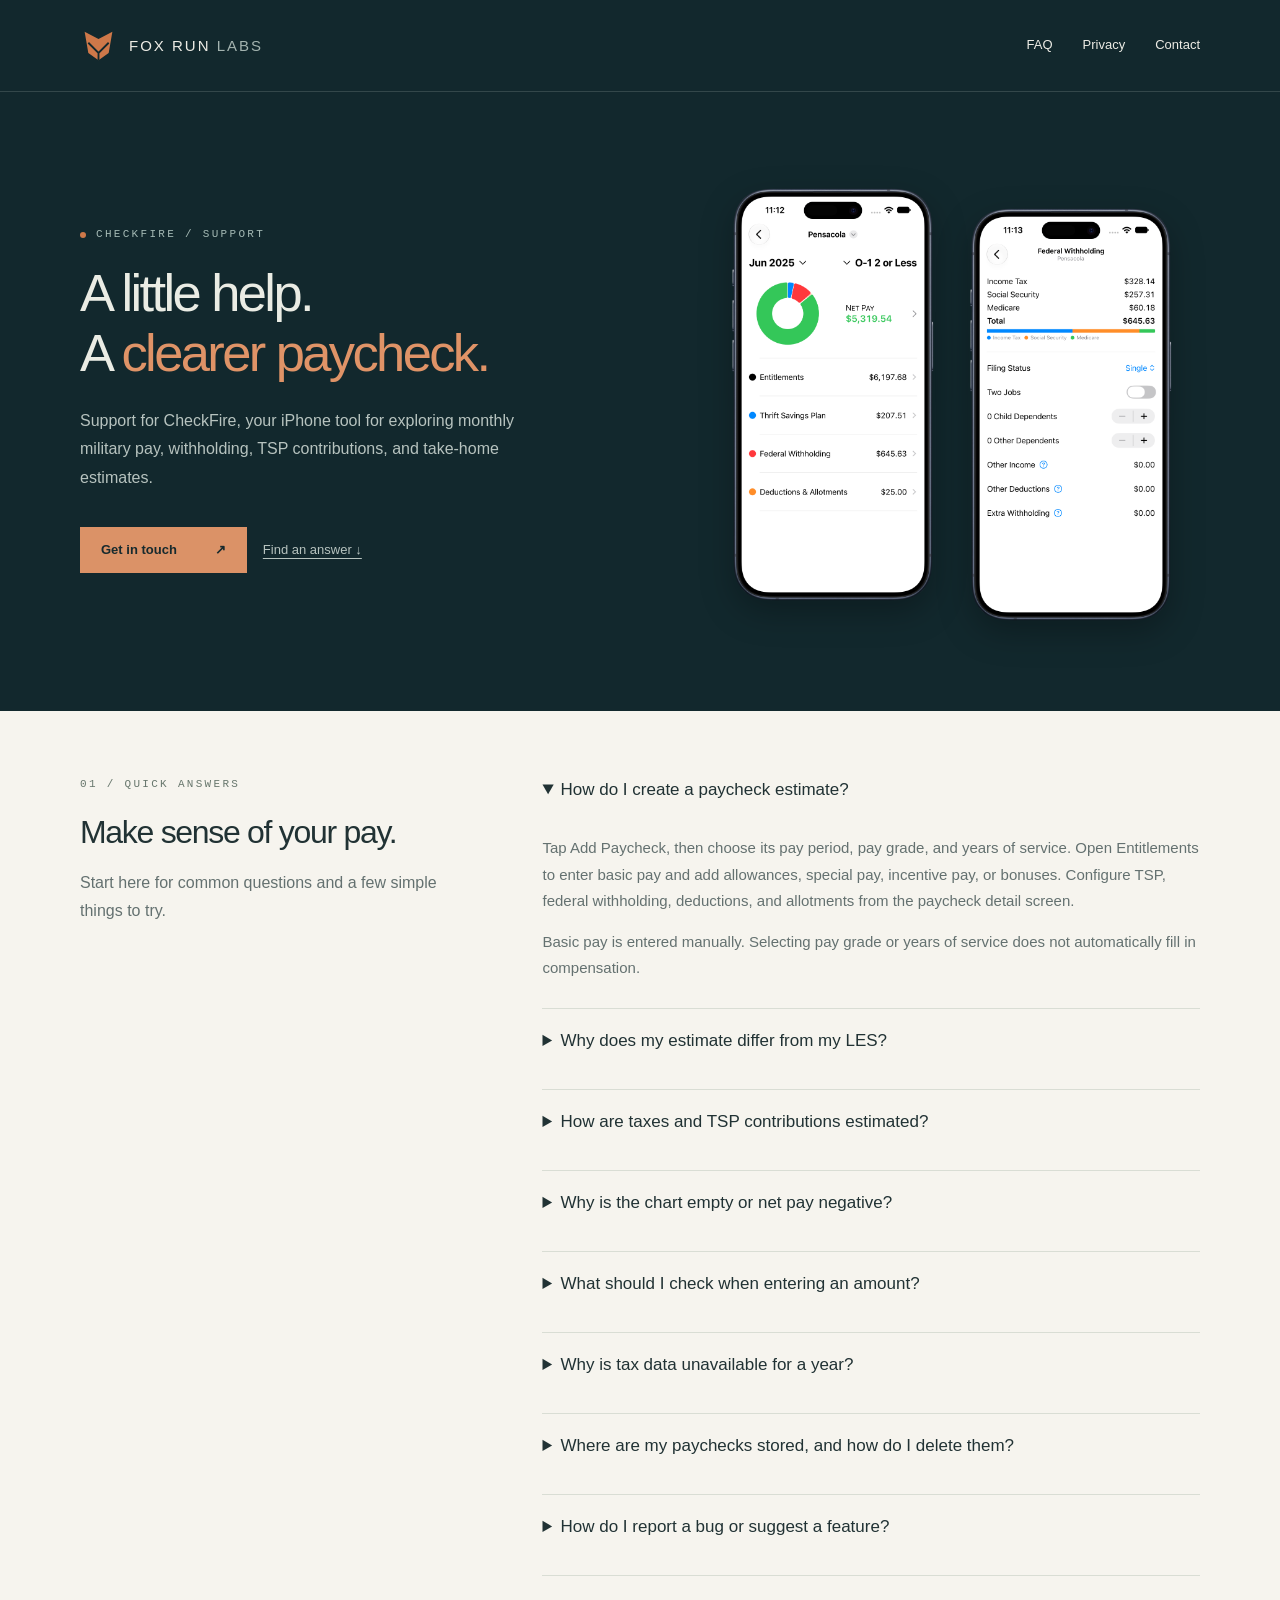
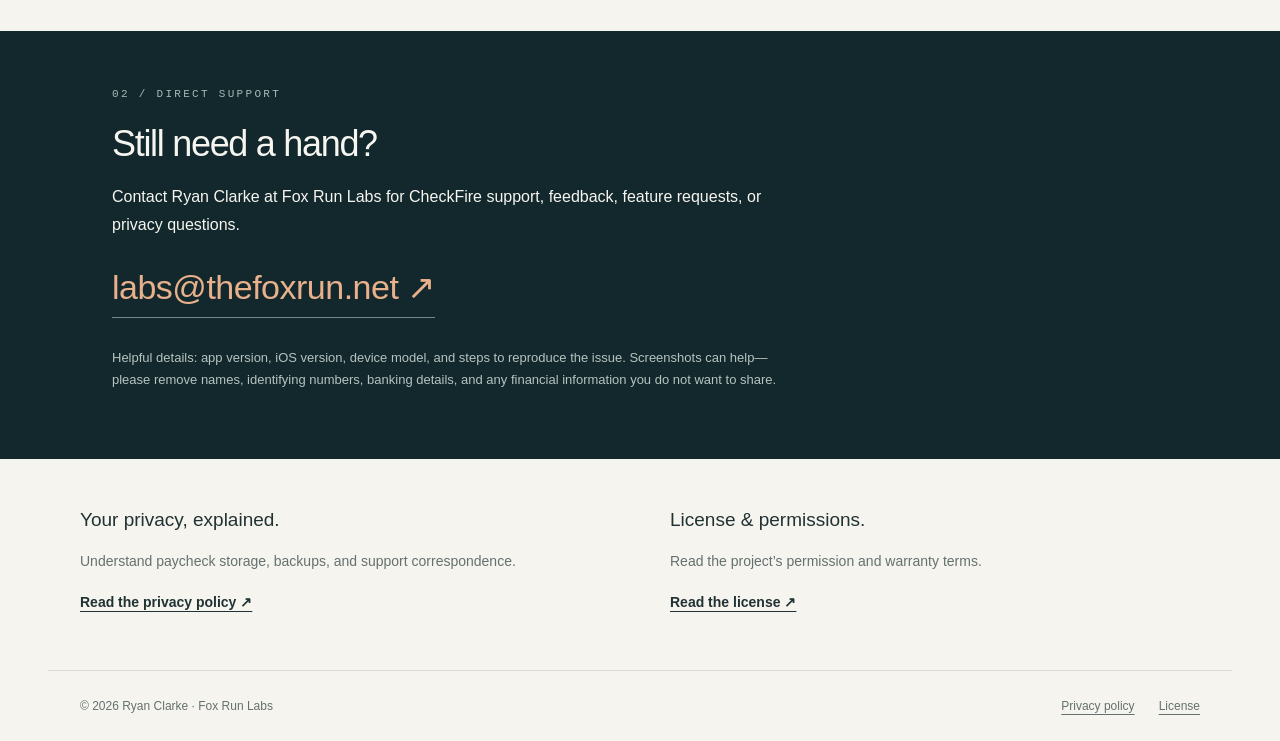
<file: docs/index.html>
<!doctype html>
<html lang="en">

<head>
    <meta charset="utf-8">
    <meta name="viewport" content="width=device-width, initial-scale=1">
    <title>Support · CheckFire</title>
    <meta name="description"
        content="CheckFire for iOS — support, troubleshooting, privacy and license information from Fox Run Labs.">
    <meta name="theme-color" content="#12282d">
    <link rel="stylesheet" href="styles.css">
    <link rel="icon" href="images/favicon.svg" type="image/svg+xml">
</head>

<body><a class="skip" href="#main">Skip to content</a>
    <header><a class="brand" href="https://labs.thefoxrun.net/" aria-label="Fox Run Labs home"><svg viewBox="0 0 40 40"
                aria-hidden="true">
                <path d="M5 5l15 8L35 5l-4 23-11 8L9 28z" />
                <path class="foxline" d="M9 17l11 11 11-11M20 28v8" />
            </svg><span>FOX RUN <b>LABS</b></span></a>
        <nav aria-label="Main navigation"><a href="./#help">FAQ</a><a href="privacy.html">Privacy</a><a
                href="./#contact">Contact</a></nav>
    </header>
    <main id="main">
        <section class="hero">
            <div>
                <p class="eyebrow">CHECKFIRE / SUPPORT</p>
                <h1>A little help.<br>A <em>clearer paycheck.</em></h1>
                <p class="intro">Support for CheckFire, your iPhone tool for exploring monthly military pay,
                    withholding, TSP contributions, and take-home estimates.</p><a class="button" href="#contact">Get in
                    touch <span aria-hidden="true">↗</span></a><a class="textlink" href="#help">Find an answer ↓</a>
            </div>
            <div class="app-screenshots" aria-label="CheckFire app screenshots"><img src="images/paycheck-detail.png"
                    alt="CheckFire paycheck detail screen with a compensation breakdown and estimated net pay"><img
                    src="images/federal-withholding.png"
                    alt="CheckFire federal withholding screen with tax estimates and W-4 selections"></div>
        </section>
        <section class="help" id="help">
            <div class="section-heading">
                <p class="eyebrow">01 / QUICK ANSWERS</p>
                <h2>Make sense of your pay.</h2>
                <p>Start here for common questions and a few simple things to try.</p>
            </div>
            <div class="questions">
                <details open>
                    <summary>How do I create a paycheck estimate?</summary>
                    <p>Tap Add Paycheck, then choose its pay period, pay grade, and years of service. Open Entitlements
                        to enter basic pay and add allowances, special pay, incentive pay, or bonuses. Configure TSP,
                        federal withholding, deductions, and allotments from the paycheck detail screen.</p>
                    <p>Basic pay is entered manually. Selecting pay grade or years of service does not automatically
                        fill in compensation.</p>
                </details>
                <details>
                    <summary>Why does my estimate differ from my LES?</summary>
                    <p>Check your pay period, basic pay, entitlement categories, W-4 selections, TSP percentages,
                        deductions, and allotments against your Leave and Earnings Statement (LES). CheckFire models
                        monthly amounts, not an individual midmonth or end-of-month payment.</p>
                    <p>CheckFire is an estimator. Year-to-date limits, payroll adjustments, eligibility rules, and other
                        factors outside its scope can cause differences. Confirm actual compensation using official pay
                        records.</p>
                </details>
                <details>
                    <summary>How are taxes and TSP contributions estimated?</summary>
                    <p>Federal withholding uses the selected year’s bundled tables and your withholding selections.
                        Traditional TSP reduces modeled federal taxable wages; Roth TSP does not. Under CheckFire’s
                        calculation model, only basic pay is used for Social Security and Medicare.</p>
                    <p>Social Security estimates do not apply the annual wage limit. Medicare estimates do not include
                        Additional Medicare withholding. TSP calculations do not enforce annual contribution or catch-up
                        limits. CheckFire does not calculate your final annual tax liability.</p>
                </details>
                <details>
                    <summary>Why is the chart empty or net pay negative?</summary>
                    <p>A new paycheck starts with zero basic pay. Open Entitlements and enter compensation to see a
                        breakdown. If taxes, TSP contributions, deductions, and allotments together exceed entitlements,
                        net pay can be negative; the app shows an alternate summary instead of a sector chart.</p>
                </details>
                <details>
                    <summary>What should I check when entering an amount?</summary>
                    <p>Use a nonnegative amount and your device’s decimal separator. Finish editing with the keyboard’s
                        Done button, then check the displayed amount. Committed currency values are rounded to cents.
                        Correct any validation message before leaving the screen.</p>
                </details>
                <details>
                    <summary>Why is tax data unavailable for a year?</summary>
                    <p>Tax tables are bundled with the app. The current source includes 2023–2026; older installed
                        versions may include fewer years. Choose a supported year or check for an app update. These
                        estimates are not a substitute for preparing a tax return.</p>
                </details>
                <details>
                    <summary>Where are my paychecks stored, and how do I delete them?</summary>
                    <p>Scenarios are saved locally on your device. Delete individual scenarios or use Settings → Delete
                        All Data. The developer cannot retrieve your saved paychecks. Deleting the app removes local
                        data; offloading may retain it. Device backups may also contain saved information. Read the <a
                            href="privacy.html">privacy policy</a> for details.</p>
                </details>
                <details>
                    <summary>How do I report a bug or suggest a feature?</summary>
                    <p>Email <a href="mailto:labs@thefoxrun.net?subject=CheckFire%20feedback">labs@thefoxrun.net</a> or
                        <a href="https://github.com/foxrunlabs/checkfire/issues">open a GitHub issue</a>. Include the
                        app version, iOS version, device model, reproduction steps, and expected behavior. For
                        calculation issues, include the tax year and an anonymized example.</p>
                    <p>GitHub issues are public. Do not post an unredacted LES, Social Security number, banking
                        information, or other sensitive details.</p>
                </details>
            </div>
        </section>
        <section class="contact" id="contact">
            <p class="eyebrow">02 / DIRECT SUPPORT</p>
            <h2>Still need a hand?</h2>
            <p>Contact Ryan Clarke at Fox Run Labs for CheckFire support, feedback, feature requests, or privacy
                questions.
            </p><a class="email" href="mailto:labs@thefoxrun.net?subject=CheckFire%20support">labs@thefoxrun.net <span
                    aria-hidden="true">↗</span></a>
            <p class="small">Helpful details: app version, iOS version, device model, and steps to reproduce the issue.
                Screenshots can help—please remove names, identifying numbers, banking details, and any financial
                information you do not want to share.</p>
        </section>
        <section class="resources">
            <div>
                <h3>Your privacy, explained.</h3>
                <p>Understand paycheck storage, backups, and support correspondence.</p><a href="privacy.html">Read the
                    privacy
                    policy ↗</a>
            </div>
            <div>
                <h3>License &amp; permissions.</h3>
                <p>Read the project’s permission and warranty terms.</p><a href="license.html">Read the license ↗</a>
            </div>
        </section>
    </main>
    <footer><span>© 2026 Ryan Clarke · Fox Run Labs</span>
        <div><a href="privacy.html">Privacy policy</a><a href="license.html">License</a></div>
    </footer>
</body>

</html>
</file>
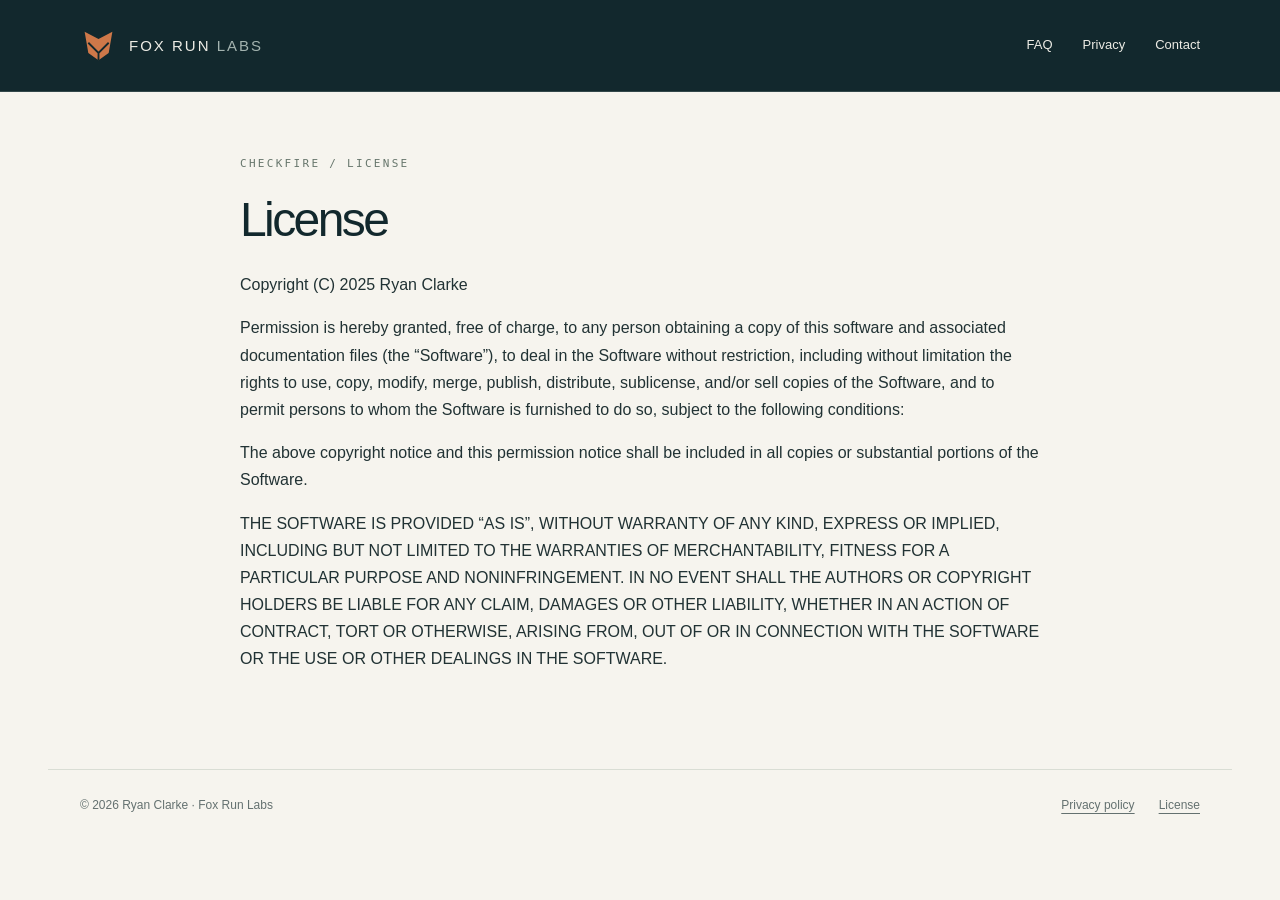
<file: docs/license.html>
<!doctype html>
<html lang="en">

<head>
    <meta charset="utf-8">
    <meta name="viewport" content="width=device-width, initial-scale=1">
    <title>License · CheckFire</title>
    <meta name="description"
        content="CheckFire for iOS — support, troubleshooting, privacy and license information from Fox Run Labs.">
    <meta name="theme-color" content="#12282d">
    <link rel="stylesheet" href="styles.css">
    <link rel="icon" href="images/favicon.svg" type="image/svg+xml">
</head>

<body><a class="skip" href="#main">Skip to content</a>
    <header><a class="brand" href="https://labs.thefoxrun.net/" aria-label="Fox Run Labs home"><svg viewBox="0 0 40 40"
                aria-hidden="true">
                <path d="M5 5l15 8L35 5l-4 23-11 8L9 28z" />
                <path class="foxline" d="M9 17l11 11 11-11M20 28v8" />
            </svg><span>FOX RUN <b>LABS</b></span></a>
        <nav aria-label="Main navigation"><a href="./#help">FAQ</a><a href="privacy.html">Privacy</a><a
                href="./#contact">Contact</a></nav>
    </header>
    <main id="main">
        <article class="document">
            <p class="eyebrow">CHECKFIRE / LICENSE</p>
            <h1>License</h1>
            <p>Copyright (C) 2025 Ryan Clarke</p>
            <p>Permission is hereby granted, free of charge, to any person obtaining a copy of this software and
                associated documentation files (the “Software”), to deal in the Software without restriction, including
                without limitation the rights to use, copy, modify, merge, publish, distribute, sublicense, and/or sell
                copies of the Software, and to permit persons to whom the Software is furnished to do so, subject to the
                following conditions:</p>
            <p>The above copyright notice and this permission notice shall be included in all copies or substantial
                portions of the Software.</p>
            <p>THE SOFTWARE IS PROVIDED “AS IS”, WITHOUT WARRANTY OF ANY KIND, EXPRESS OR IMPLIED, INCLUDING BUT NOT
                LIMITED TO THE WARRANTIES OF MERCHANTABILITY, FITNESS FOR A PARTICULAR PURPOSE AND NONINFRINGEMENT. IN
                NO EVENT SHALL THE AUTHORS OR COPYRIGHT HOLDERS BE LIABLE FOR ANY CLAIM, DAMAGES OR OTHER LIABILITY,
                WHETHER IN AN ACTION OF CONTRACT, TORT OR OTHERWISE, ARISING FROM, OUT OF OR IN CONNECTION WITH THE
                SOFTWARE OR THE USE OR OTHER DEALINGS IN THE SOFTWARE.</p>
        </article>
    </main>
    <footer><span>© 2026 Ryan Clarke · Fox Run Labs</span>
        <div><a href="privacy.html">Privacy policy</a><a href="license.html">License</a></div>
    </footer>
</body>

</html>
</file>
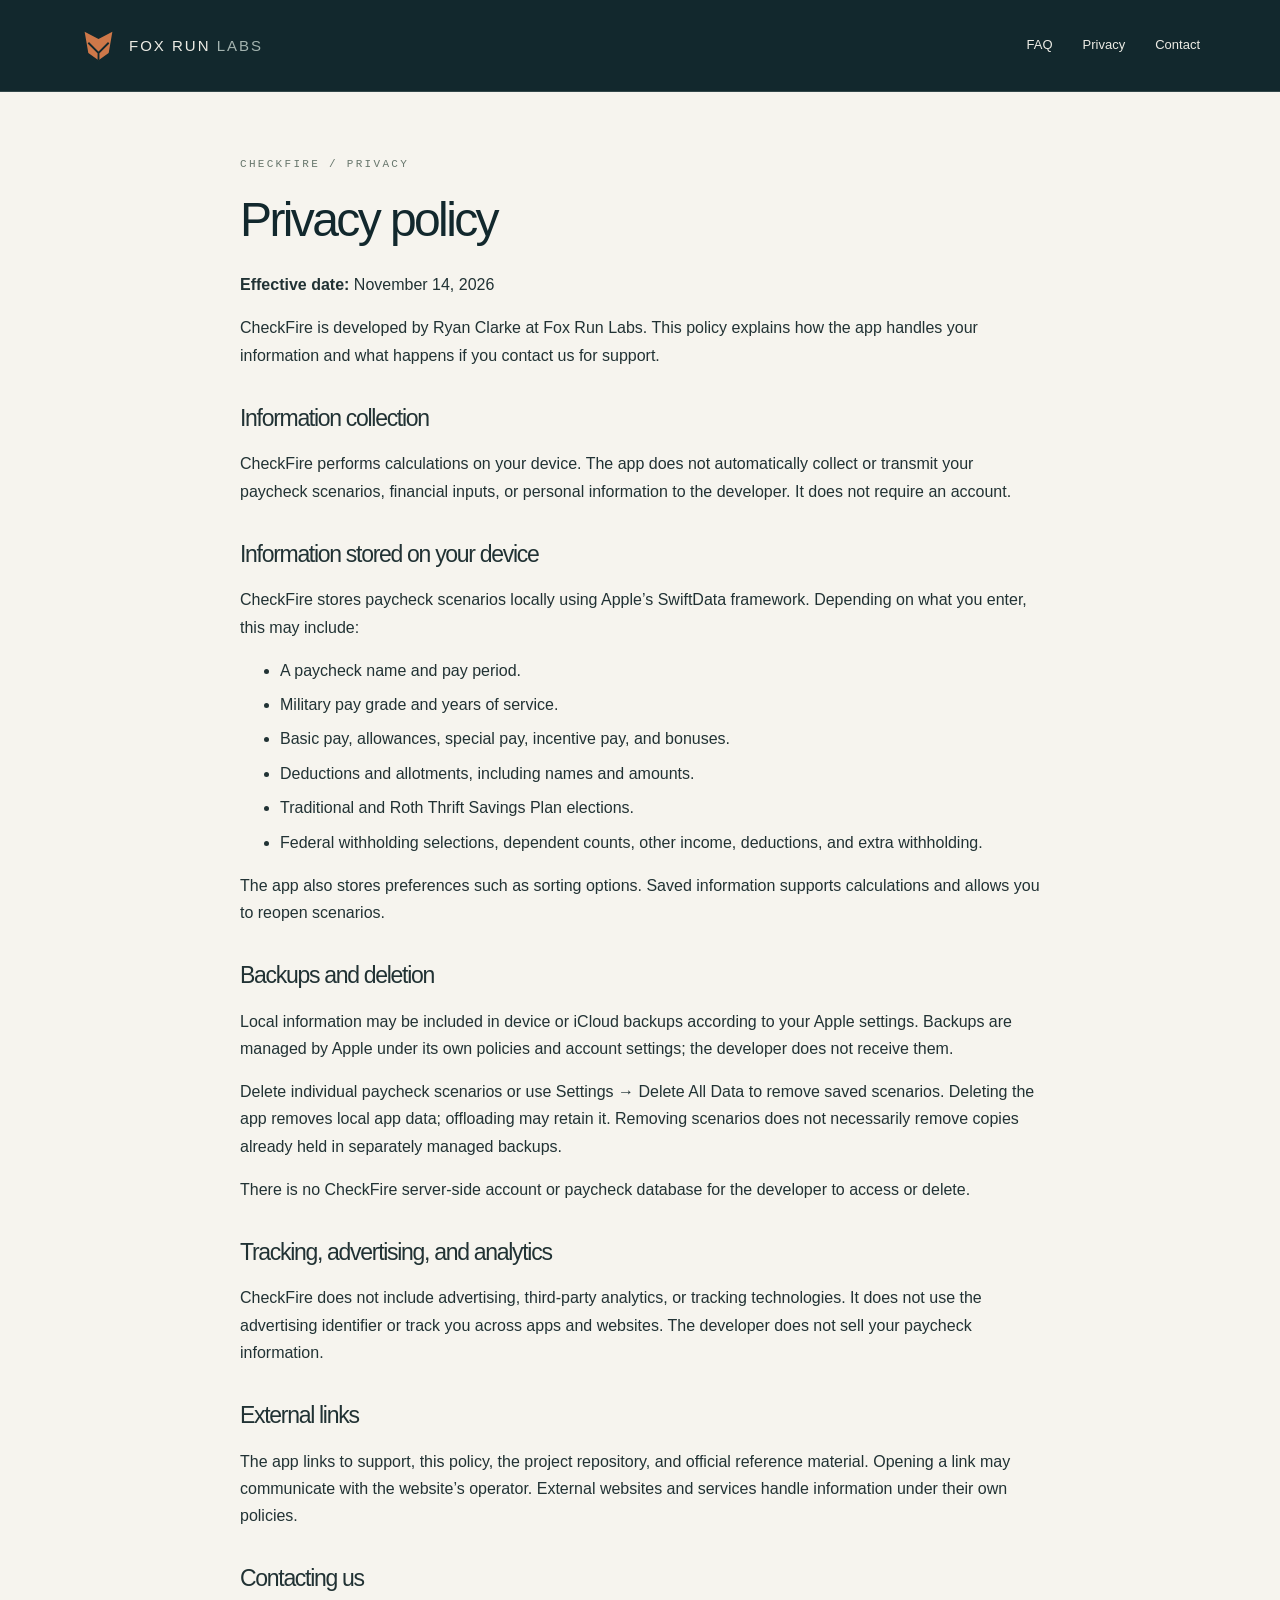
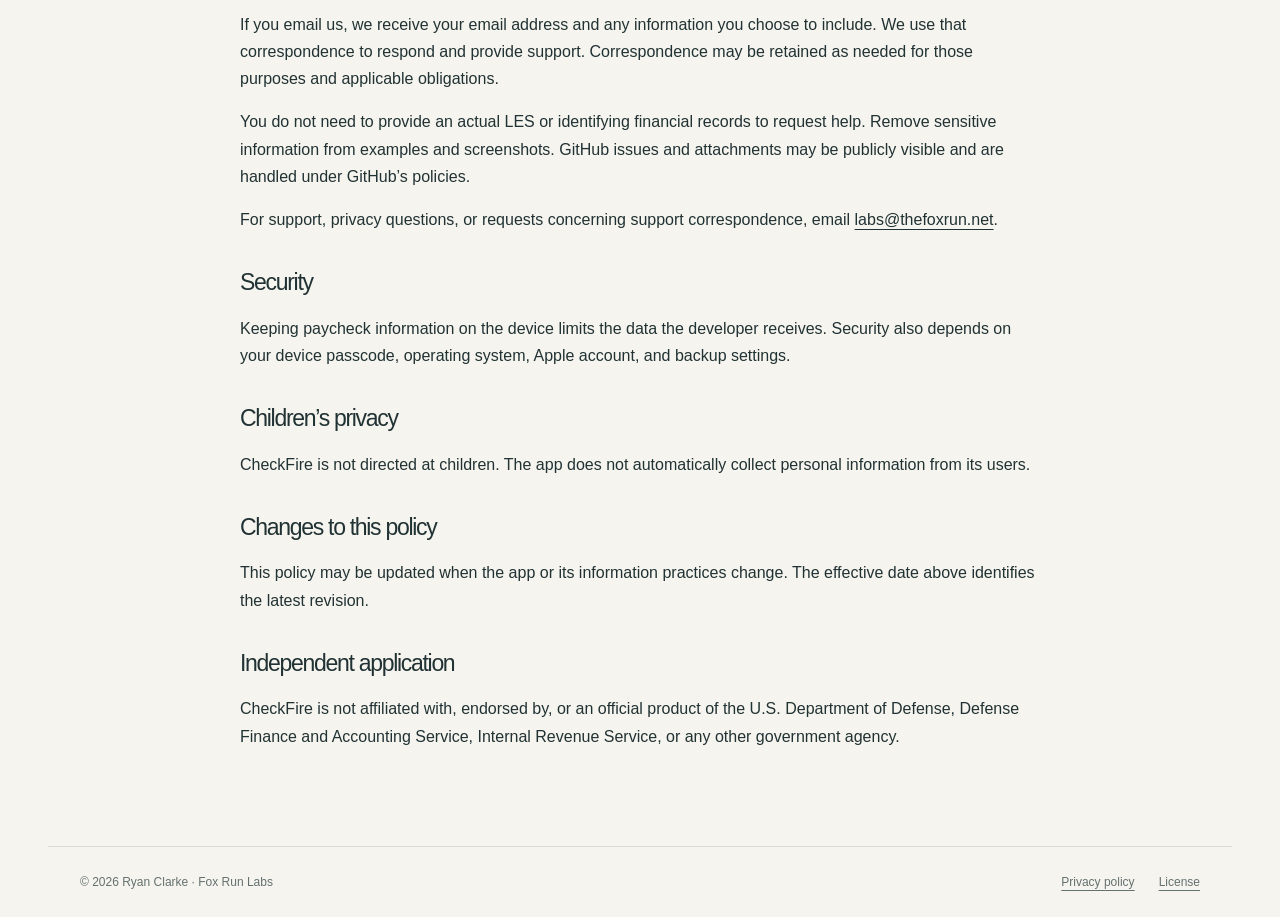
<file: docs/privacy.html>
<!doctype html>
<html lang="en">

<head>
    <meta charset="utf-8">
    <meta name="viewport" content="width=device-width, initial-scale=1">
    <title>Privacy policy · CheckFire</title>
    <meta name="description"
        content="CheckFire for iOS — support, troubleshooting, privacy and license information from Fox Run Labs.">
    <meta name="theme-color" content="#12282d">
    <link rel="stylesheet" href="styles.css">
    <link rel="icon" href="images/favicon.svg" type="image/svg+xml">
</head>

<body><a class="skip" href="#main">Skip to content</a>
    <header><a class="brand" href="https://labs.thefoxrun.net/" aria-label="Fox Run Labs home"><svg viewBox="0 0 40 40"
                aria-hidden="true">
                <path d="M5 5l15 8L35 5l-4 23-11 8L9 28z" />
                <path class="foxline" d="M9 17l11 11 11-11M20 28v8" />
            </svg><span>FOX RUN <b>LABS</b></span></a>
        <nav aria-label="Main navigation"><a href="./#help">FAQ</a><a href="privacy.html">Privacy</a><a
                href="./#contact">Contact</a></nav>
    </header>
    <main id="main">
        <article class="document">
            <p class="eyebrow">CHECKFIRE / PRIVACY</p>
            <h1>Privacy policy</h1>
            <p><strong>Effective date:</strong> November 14, 2026</p>
            <p>CheckFire is developed by Ryan Clarke at Fox Run Labs. This policy explains how the app handles your
                information and what happens if you contact us for support.</p>
            <h2>Information collection</h2>
            <p>CheckFire performs calculations on your device. The app does not automatically collect or transmit your
                paycheck scenarios, financial inputs, or personal information to the developer. It does not require an
                account.</p>
            <h2>Information stored on your device</h2>
            <p>CheckFire stores paycheck scenarios locally using Apple’s SwiftData framework. Depending on what you
                enter, this may include:</p>
            <ul>
                <li>A paycheck name and pay period.</li>
                <li>Military pay grade and years of service.</li>
                <li>Basic pay, allowances, special pay, incentive pay, and bonuses.</li>
                <li>Deductions and allotments, including names and amounts.</li>
                <li>Traditional and Roth Thrift Savings Plan elections.</li>
                <li>Federal withholding selections, dependent counts, other income, deductions, and extra withholding.
                </li>
            </ul>
            <p>The app also stores preferences such as sorting options. Saved information supports calculations and
                allows you to reopen scenarios.</p>
            <h2>Backups and deletion</h2>
            <p>Local information may be included in device or iCloud backups according to your Apple settings. Backups
                are managed by Apple under its own policies and account settings; the developer does not receive them.
            </p>
            <p>Delete individual paycheck scenarios or use Settings → Delete All Data to remove saved scenarios.
                Deleting the app removes local app data; offloading may retain it. Removing scenarios does not
                necessarily remove copies already held in separately managed backups.</p>
            <p>There is no CheckFire server-side account or paycheck database for the developer to access or delete.</p>
            <h2>Tracking, advertising, and analytics</h2>
            <p>CheckFire does not include advertising, third-party analytics, or tracking technologies. It does not use
                the advertising identifier or track you across apps and websites. The developer does not sell your
                paycheck information.</p>
            <h2>External links</h2>
            <p>The app links to support, this policy, the project repository, and official reference material. Opening a
                link may communicate with the website’s operator. External websites and services handle information
                under their own policies.</p>
            <h2>Contacting us</h2>
            <p>If you email us, we receive your email address and any information you choose to include. We use that
                correspondence to respond and provide support. Correspondence may be retained as needed for those
                purposes and applicable obligations.</p>
            <p>You do not need to provide an actual LES or identifying financial records to request help. Remove
                sensitive information from examples and screenshots. GitHub issues and attachments may be publicly
                visible and are handled under GitHub’s policies.</p>
            <p>For support, privacy questions, or requests concerning support correspondence, email <a
                    href="mailto:labs@thefoxrun.net?subject=CheckFire%20privacy">labs@thefoxrun.net</a>.</p>
            <h2>Security</h2>
            <p>Keeping paycheck information on the device limits the data the developer receives. Security also depends
                on your device passcode, operating system, Apple account, and backup settings.</p>
            <h2>Children’s privacy</h2>
            <p>CheckFire is not directed at children. The app does not automatically collect personal information from
                its users.</p>
            <h2>Changes to this policy</h2>
            <p>This policy may be updated when the app or its information practices change. The effective date above
                identifies the latest revision.</p>
            <h2>Independent application</h2>
            <p>CheckFire is not affiliated with, endorsed by, or an official product of the U.S. Department of Defense,
                Defense Finance and Accounting Service, Internal Revenue Service, or any other government agency.</p>
        </article>
    </main>
    <footer><span>© 2026 Ryan Clarke · Fox Run Labs</span>
        <div><a href="privacy.html">Privacy policy</a><a href="license.html">License</a></div>
    </footer>
</body>

</html>
</file>
<file: docs/styles.css>
500;600;700&family=Manrope:wght@400;500;600;700;800&display=swap');

* {
    box-sizing: border-box
}

html {
    scroll-behavior: smooth;
    scroll-padding-top: 24px
}

body {
    margin: 0;
    background: #f6f5ef;
    color: #153532;
    font: 16px/1.65 -apple-system, BlinkMacSystemFont, "Segoe UI", sans-serif
}

a {
    color: inherit;
    text-underline-offset: 4px
}

a:hover {
    color: #815019
}

a:focus-visible,
summary:focus-visible {
    outline: 3px solid #a25e1c;
    outline-offset: 5px
}

header,
main,
footer {
    max-width: 1120px;
    margin: auto
}

header {
    padding: 30px 32px;
    display: flex;
    align-items: center;
    justify-content: space-between;
    border-bottom: 1px solid #d7ddd4
}

.brand {
    display: flex;
    gap: 8px;
    align-items: center;
    text-decoration: none;
    letter-spacing: 2px;
    font-size: 12px
}

.brand b {
    font-weight: 400;
    color: #586b61
}

.mark {
    display: inline-flex;
    align-items: center;
    justify-content: center;
    background: #153532;
    color: #fff;
    width: 34px;
    height: 34px;
    border-radius: 9px;
    font-size: 21px;
    font-weight: 700;
    letter-spacing: -4px;
    margin-right: 5px
}

.mark span {
    font-size: 18px
}

nav {
    display: flex;
    gap: 28px;
    font-size: 14px
}

nav a {
    text-decoration: none
}

main {
    padding: 0 32px
}

.hero {
    display: grid;
    grid-template-columns: 1.2fr 1fr;
    gap: 70px;
    padding: 80px 0 72px;
    align-items: center
}

.eyebrow {
    font: 600 11px/1.5 ui-monospace, monospace;
    letter-spacing: 2px;
    color: #53665b;
    margin: 0 0 20px
}

h1 {
    font-size: clamp(40px, 5vw, 64px);
    line-height: 1.08;
    letter-spacing: -2.5px;
    font-weight: 600;
    margin: 0 0 24px
}

h2 {
    font-size: 32px;
    line-height: 1.2;
    letter-spacing: -1px;
    margin: 0 0 18px
}

h3 {
    font-size: 19px;
    margin: 0 0 8px
}

.intro {
    font-size: 18px;
    color: #53635a;
    max-width: 440px;
    margin-bottom: 30px
}

.button {
    display: inline-flex;
    gap: 38px;
    background: #153532;
    color: #fff;
    text-decoration: none;
    padding: 13px 20px;
    border-radius: 6px;
    font-weight: 600
}

.button:hover {
    background: #294c42;
    color: white
}

.textlink {
    display: inline-block;
    margin: 16px;
    font-size: 14px
}

.locator {
    height: 330px;
    border: 1px solid #cbd6c6;
    border-radius: 16px;
    position: relative;
    overflow: hidden;
    background: radial-gradient(ellipse at center, #d8e7cf66 0 30%, transparent 31%), repeating-linear-gradient(0deg, transparent 0 54px, #cad5c155 55px 56px), repeating-linear-gradient(90deg, #eaf0df 0 54px, #cad5c1 55px 56px)
}

.locator:before,
.locator:after {
    content: "";
    position: absolute;
    border: 1px solid #aabda3;
    border-radius: 50%;
    width: 220px;
    height: 220px;
    left: 50%;
    top: 46%;
    transform: translate(-50%, -50%)
}

.locator:after {
    width: 140px;
    height: 140px
}

.pin {
    position: absolute;
    left: 50%;
    top: 46%;
    transform: translate(-50%, -50%);
    font-size: 52px;
    color: #254a3b
}

.north {
    position: absolute;
    right: 22px;
    top: 18px;
    font: 12px ui-monospace, monospace
}

.gridlabel,
.coordinates {
    position: absolute;
    bottom: 40px;
    width: 100%;
    text-align: center;
    font: 10px ui-monospace, monospace;
    letter-spacing: 1.5px
}

.coordinates {
    bottom: 22px;
    font-size: 8px;
    color: #52634e
}

.help {
    display: grid;
    grid-template-columns: 1fr 1.65fr;
    gap: 64px;
    padding: 58px 0;
    border-top: 1px solid #d7ddd4
}

.section-heading>p:last-child {
    color: #53635a
}

details {
    border-bottom: 1px solid #d7ddd4;
    padding: 18px 0
}

details:first-child {
    padding-top: 0
}

summary {
    cursor: pointer;
    font-size: 17px;
    font-weight: 600;
    padding-right: 12px
}

details p {
    color: #4c5e53;
    font-size: 15px;
    line-height: 1.75
}

details p:last-child {
    margin-bottom: 8px
}

.contact {
    background: #153532;
    color: #f6f5ef;
    border-radius: 12px;
    padding: 42px 48px;
    margin: 22px 0 40px;
    max-width: 100%
}

.contact .eyebrow {
    color: #c1d1b7
}

.contact>p {
    max-width: 670px
}

.email {
    display: inline-block;
    font-size: clamp(20px, 3.8vw, 34px);
    letter-spacing: -.5px;
    text-decoration: none;
    border-bottom: 1px solid #809583;
    margin: 5px 0 16px
}

.email:hover {
    color: #e4c68f
}

.small {
    font-size: 13px;
    color: #ced8ca
}

.resources {
    display: grid;
    grid-template-columns: 1fr 1fr;
    gap: 60px;
    padding: 10px 0 54px
}

.resources p {
    font-size: 14px;
    color: #53635a
}

.resources a {
    font-size: 14px;
    font-weight: 600
}

footer {
    padding: 25px 32px;
    border-top: 1px solid #d7ddd4;
    display: flex;
    justify-content: space-between;
    gap: 20px;
    color: #58675e;
    font-size: 12px
}

footer div {
    display: flex;
    gap: 24px
}

.document {
    max-width: 740px;
    padding: 64px 0 80px
}

.document h1 {
    font-size: 48px
}

.document h2 {
    font-size: 23px;
    margin-top: 36px
}

.document p {
    overflow-wrap: anywhere
}

.skip {
    position: absolute;
    top: -100px;
    left: 15px;
    background: white;
    padding: 10px;
    z-index: 5
}

.skip:focus {
    top: 10px
}

@media(max-width:720px) {
    header {
        padding: 22px 20px
    }

    main {
        padding: 0 20px
    }

    nav {
        gap: 16px;
        font-size: 12px
    }

    .brand {
        font-size: 10px;
        letter-spacing: 1px
    }

    .hero {
        grid-template-columns: 1fr;
        padding: 48px 0;
        gap: 30px
    }

    .locator {
        height: 230px
    }

    .help {
        grid-template-columns: 1fr;
        gap: 24px;
        padding: 36px 0
    }

    .contact {
        padding: 30px 24px
    }

    .resources {
        grid-template-columns: 1fr;
        gap: 28px
    }

    footer {
        padding: 22px 20px;
        flex-direction: column
    }

    .document h1 {
        font-size: 40px
    }
}

@media(prefers-reduced-motion:reduce) {
    html {
        scroll-behavior: auto
    }
}

/* Shared visual language from labs.thefoxrun.net. */
:root {
    --navy: #12282d;
    --cream: #f6f4ee;
    --ink: #213234;
    --muted: #647170;
    --orange: #ce7849;
    --line: #d9ddd4
}

body {
    background: var(--cream);
    color: var(--ink);
    font-family: 'DM Sans', Arial, sans-serif;
    line-height: 1.7
}

h1,
h2,
h3 {
    font-family: Manrope, Arial, sans-serif;
    font-weight: 500
}

header {
    max-width: none;
    padding: 27px max(6%, calc((100vw - 1120px)/2));
    background: var(--navy);
    color: #edece5;
    border-color: #33474a
}

.brand {
    font-size: 15px;
    gap: 12px;
    letter-spacing: 2px;
    white-space: nowrap
}

.brand svg {
    width: 37px;
    fill: var(--orange);
    flex-shrink: 0
}

.brand b {
    color: #a3b3af
}

.foxline {
    fill: none;
    stroke: var(--navy);
    stroke-width: 2
}

nav {
    font-size: 13px;
    gap: 30px
}

nav a:hover,
.brand:hover {
    color: #e59a71
}

main {
    max-width: none;
    padding: 0
}

.hero {
    background: var(--navy);
    color: #eaece4;
    padding: 80px max(6%, calc((100vw - 1120px)/2));
    gap: 55px;
    grid-template-columns: 1.15fr 1fr
}

.hero .eyebrow {
    color: #a5bab5
}

.hero .eyebrow:before {
    content: '';
    display: inline-block;
    width: 6px;
    height: 6px;
    border-radius: 50%;
    background: var(--orange);
    margin-right: 10px;
    vertical-align: middle
}

h1 {
    line-height: 1.14;
    font-size: clamp(38px, 4.1vw, 61px);
    letter-spacing: -2.6px
}

h1 em {
    font-style: normal;
    color: #df9367
}

.intro {
    color: #b7c3bf;
    font-size: 16px;
    line-height: 1.8
}

.button {
    background: #db9267;
    color: #172a2e;
    border-radius: 0;
    font-size: 13px;
    padding: 12px 21px
}

.button:hover {
    background: #edaa80;
    color: #172a2e
}

.textlink {
    color: #b7c3bf;
    font-size: 13px
}

.textlink:hover {
    color: #e59a71
}

.locator {
    border-radius: 0;
    border-color: #3c5355;
    background: radial-gradient(ellipse at center, #28494a66 0 30%, transparent 31%), repeating-linear-gradient(0deg, transparent 0 54px, #49606555 55px 56px), repeating-linear-gradient(90deg, #172f34 0 54px, #49606555 55px 56px)
}

.locator:before,
.locator:after {
    border-color: #70898b
}

.pin {
    color: #df9367
}

.north {
    color: #b7c3bf
}

.gridlabel {
    color: #df9367
}

.coordinates {
    color: #a5bab5
}

.help,
.resources {
    max-width: 1120px;
    margin-left: auto;
    margin-right: auto;
    padding-left: 32px;
    padding-right: 32px
}

.help {
    border: 0;
    padding-top: 65px;
    padding-bottom: 55px
}

.eyebrow {
    font-weight: 500;
    letter-spacing: 2.3px;
    color: #67766c
}

h2 {
    letter-spacing: -1.3px
}

details {
    border-color: var(--line)
}

summary {
    font-weight: 500
}

details p,
.section-heading>p:last-child,
.resources p {
    color: var(--muted)
}

.contact {
    border-radius: 0;
    background: var(--navy);
    margin: 0;
    padding: 55px max(6%, calc((100vw - 1056px)/2))
}

.contact h2 {
    font-size: 36px
}

.contact .eyebrow {
    color: #a5bab5
}

.email {
    border-color: #70898b;
    color: #e8b08b
}

.small {
    color: #b7c3bf
}

.resources {
    padding-top: 45px;
    padding-bottom: 55px
}

.resources h3 {
    font-weight: 500
}

.document {
    max-width: 800px;
    padding: 64px 30px 80px;
    margin: auto
}

.document h1 {
    color: var(--navy)
}

footer {
    border-color: var(--line);
    color: var(--muted)
}

a:focus-visible,
summary:focus-visible {
    outline-color: var(--orange)
}

@media(max-width:720px) {
    header {
        padding: 22px 5%;
        flex-wrap: wrap;
        gap: 20px
    }

    .brand {
        font-size: 12px
    }

    nav {
        font-size: 12px;
        gap: 20px
    }

    .hero {
        grid-template-columns: 1fr;
        padding: 45px 5%;
        gap: 35px
    }

    h1 {
        letter-spacing: -1.5px
    }

    .help,
    .resources {
        padding-left: 5%;
        padding-right: 5%
    }

    .contact {
        padding: 38px 5%
    }

    .contact h2 {
        font-size: 30px
    }

    .document {
        padding: 45px 5% 60px
    }
}

.app-screenshots {
    display: flex;
    align-items: center;
    justify-content: center;
    gap: 18px;
    min-width: 0;
    padding: 6px 0 20px
}

.app-screenshots img {
    display: block;
    width: calc(50% - 9px);
    max-width: 220px;
    height: auto;
    filter: drop-shadow(0 12px 16px #0004)
}

.app-screenshots img:nth-child(2) {
    transform: translateY(20px)
}

@media(max-width:720px) {
    .app-screenshots {
        max-width: 460px;
        width: 100%;
        margin: auto;
        gap: 16px
    }

    .app-screenshots img {
        width: calc(50% - 8px)
    }
}
/* Local fonts: no third-party font requests. */
body, h1, h2, h3 { font-family: -apple-system, BlinkMacSystemFont, "Segoe UI", sans-serif; }
.email { overflow-wrap: anywhere; }
.document li { margin-bottom: .45rem; }
.license-text { white-space: pre-wrap; overflow-wrap: anywhere; font: inherit; }
header nav a { padding: 6px 0; }
summary { min-height: 44px; }
@media(max-width:400px) { .textlink { margin-left: 0; display: block; } footer div { flex-wrap: wrap; gap: 16px; } }
</file>
